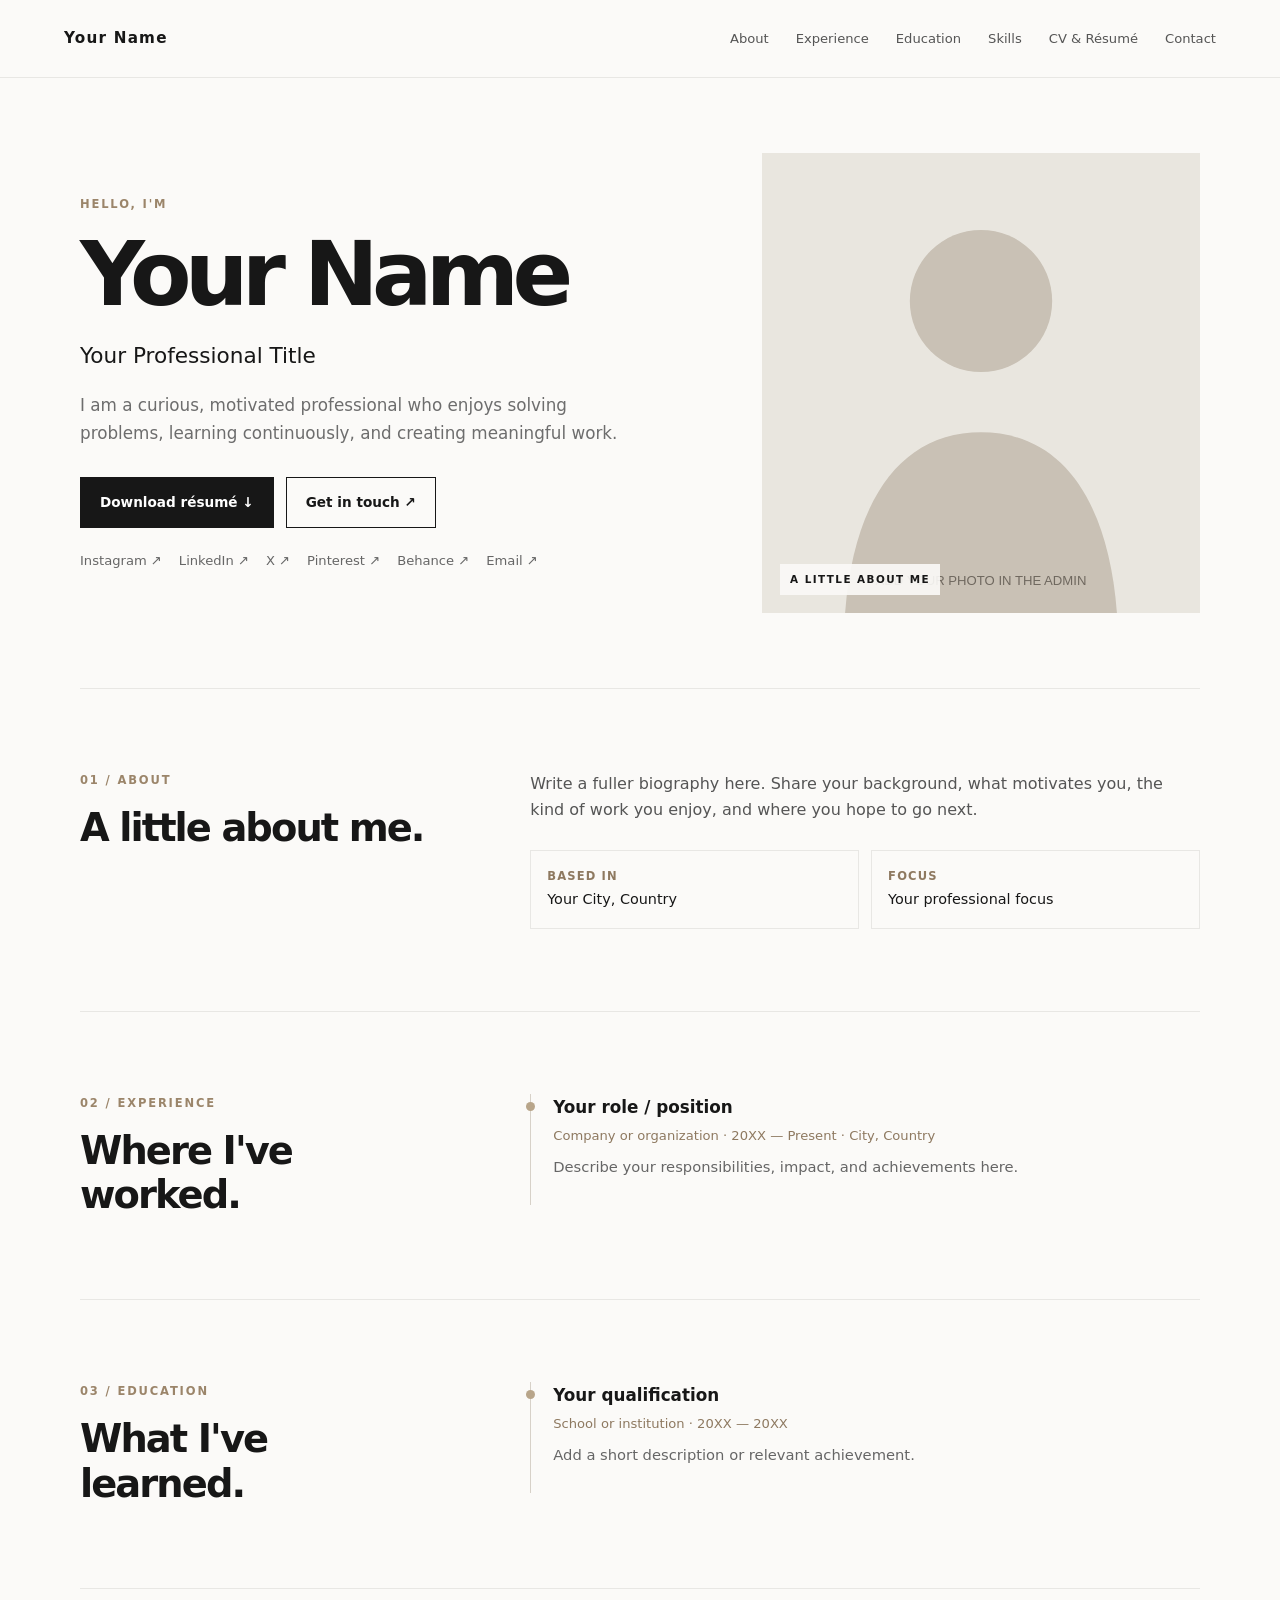
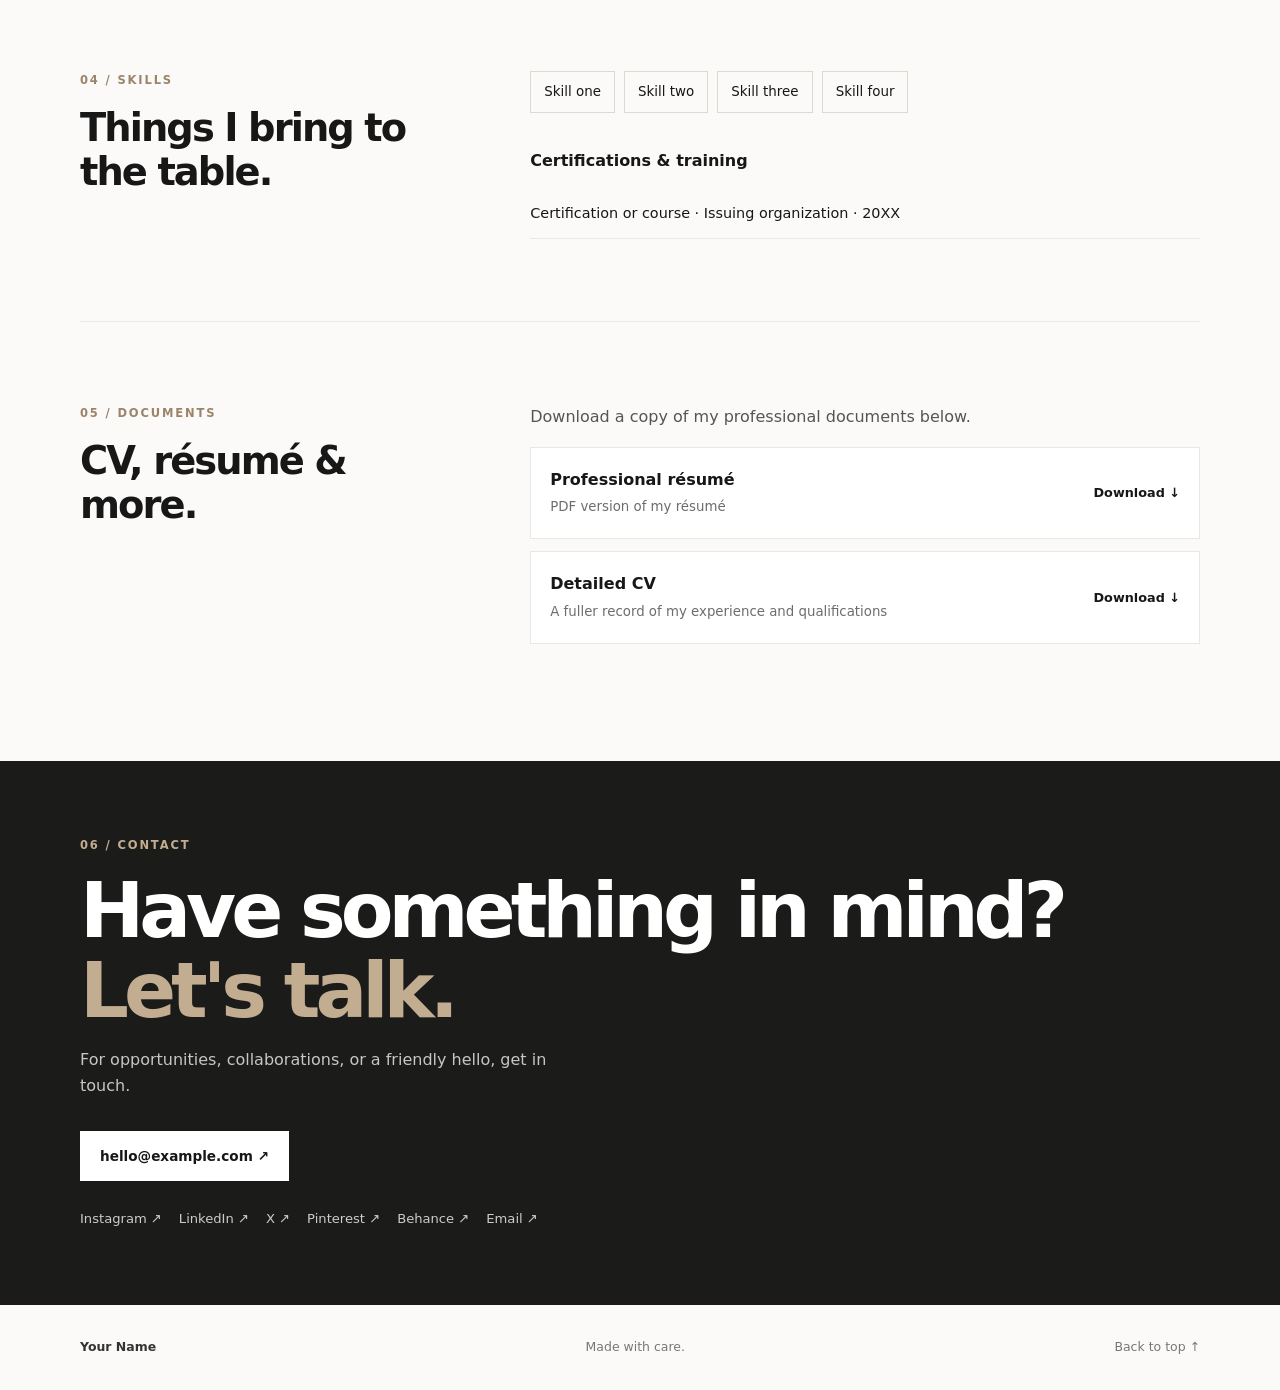
<file: index.html>
<!doctype html>
<html lang="en">
<head>
  <meta charset="utf-8">
  <meta name="viewport" content="width=device-width, initial-scale=1">
  <meta name="description" content="Personal website, CV, résumé, and social links.">
  <title>Your Name — Your Professional Title</title>
  <link rel="stylesheet" href="styles.css">
</head>
<body>
  <header class="site-header">
    <a class="wordmark" href="#home" id="nav-name">YOUR NAME<span>.</span></a>
    <button class="menu-toggle" id="menu-toggle" aria-label="Toggle navigation">☰</button>
    <nav id="nav-links" aria-label="Main navigation">
      <a href="#about">About</a><a href="#experience">Experience</a><a href="#education">Education</a>
      <a href="#skills">Skills</a><a href="#documents">CV & Résumé</a><a href="#contact">Contact</a>
    </nav>
  </header>

  <main>
    <section class="hero section-wrap" id="home">
      <div class="hero-copy">
        <p class="eyebrow" id="hero-eyebrow">HELLO, I'M</p>
        <h1 id="hero-name">Your Name<span>.</span></h1>
        <h2 id="hero-title">Your Professional Title</h2>
        <p class="lead" id="hero-bio">A short introduction about you goes here. Tell visitors what you do, what you care about, and the value you bring.</p>
        <div class="hero-actions">
          <a class="button button-dark" href="assets/resume.pdf" id="hero-resume" download>Download résumé ↓</a>
          <a class="button button-light" href="#contact">Get in touch ↗</a>
        </div>
        <div class="hero-socials" id="hero-socials"></div>
      </div>
      <div class="portrait-frame">
        <img id="profile-photo" src="assets/profile-placeholder.svg" alt="Profile portrait">
        <span class="portrait-caption" id="portrait-caption">A LITTLE ABOUT ME</span>
      </div>
    </section>

    <section class="section-wrap section-block" id="about">
      <div class="section-heading"><p class="eyebrow">01 / ABOUT</p><h2>A little about me.</h2></div>
      <div class="section-content"><p id="about-text">Use this space to tell your story, share your background, interests, values, and goals.</p><div class="facts-grid" id="facts-grid"></div></div>
    </section>

    <section class="section-wrap section-block" id="experience">
      <div class="section-heading"><p class="eyebrow">02 / EXPERIENCE</p><h2>Where I've worked.</h2></div>
      <div class="section-content timeline" id="experience-list"></div>
    </section>

    <section class="section-wrap section-block" id="education">
      <div class="section-heading"><p class="eyebrow">03 / EDUCATION</p><h2>What I've learned.</h2></div>
      <div class="section-content timeline" id="education-list"></div>
    </section>

    <section class="section-wrap section-block" id="skills">
      <div class="section-heading"><p class="eyebrow">04 / SKILLS</p><h2>Things I bring to the table.</h2></div>
      <div class="section-content"><div class="chips" id="skills-list"></div><div class="certifications"><h3>Certifications & training</h3><div id="certifications-list"></div></div></div>
    </section>

    <section class="section-wrap section-block" id="documents">
      <div class="section-heading"><p class="eyebrow">05 / DOCUMENTS</p><h2>CV, résumé & more.</h2></div>
      <div class="section-content"><p class="muted">Download a copy of my professional documents below.</p><div class="document-list" id="documents-list"></div></div>
    </section>

    <section class="contact-section" id="contact">
      <div class="section-wrap contact-inner">
        <p class="eyebrow">06 / CONTACT</p><h2>Have something in mind?<br><span>Let's talk.</span></h2>
        <p id="contact-copy">For opportunities, collaborations, or a friendly hello, get in touch.</p>
        <a class="button button-white" id="contact-email" href="mailto:hello@example.com">Send me an email ↗</a>
        <div class="contact-socials" id="contact-socials"></div>
      </div>
    </section>
  </main>

  <footer class="site-footer"><span id="footer-name">Your Name</span><span id="footer-note">Made with care.</span><a href="#home">Back to top ↑</a></footer>
  <script src="fallback.js"></script>
  <script src="app.js"></script>
</body>
</html>
</file>
<file: styles.css>
:root{--ink:#171717;--muted:#6d6d6d;--line:#e8e7e4;--paper:#fbfaf8;--accent:#b8a58a;--max:1120px}
*{box-sizing:border-box}html{scroll-behavior:smooth;scroll-padding-top:90px}body{margin:0;background:var(--paper);color:var(--ink);font-family:Inter,ui-sans-serif,system-ui,-apple-system,BlinkMacSystemFont,"Segoe UI",sans-serif;line-height:1.65}a{color:inherit;text-decoration:none}.site-header{height:78px;padding:0 max(5vw,24px);display:flex;align-items:center;justify-content:space-between;border-bottom:1px solid var(--line);background:rgba(251,250,248,.94);position:sticky;top:0;z-index:10;backdrop-filter:blur(12px)}.wordmark{font-size:.95rem;font-weight:850;letter-spacing:.08em}.wordmark span,h1 span{color:var(--accent)}nav{display:flex;gap:27px;font-size:.82rem;color:#555}nav a:hover,.site-footer a:hover{color:#9a8061}.menu-toggle{display:none;border:0;background:none;font-size:1.4rem}.section-wrap{width:min(var(--max),90%);margin-inline:auto}.hero{min-height:610px;display:grid;grid-template-columns:1.15fr .85fr;gap:8%;align-items:center;padding-block:75px}.eyebrow{font-size:.72rem;letter-spacing:.16em;font-weight:800;color:#9b856a;margin:0 0 16px}.hero h1{font-size:clamp(3.3rem,7vw,6.3rem);line-height:.99;letter-spacing:-.075em;margin:0 0 20px}.hero h2{font-size:1.35rem;font-weight:500;margin:0 0 18px}.lead{font-size:1.05rem;color:var(--muted);max-width:540px}.hero-actions{display:flex;gap:12px;flex-wrap:wrap;margin:30px 0 22px}.button{display:inline-flex;align-items:center;justify-content:center;padding:13px 19px;font-size:.85rem;font-weight:700;border:1px solid var(--ink);transition:transform .2s,background .2s}.button:hover{transform:translateY(-2px)}.button-dark{background:var(--ink);color:white}.button-light{background:transparent}.button-white{background:white;color:var(--ink);border-color:white}.hero-socials,.contact-socials{display:flex;gap:17px;flex-wrap:wrap;font-size:.82rem;color:#666}.hero-socials a:hover,.contact-socials a:hover{color:var(--accent)}.portrait-frame{position:relative;min-height:420px;background:#efede8;display:flex;align-items:center;justify-content:center;overflow:hidden}.portrait-frame img{width:100%;height:460px;object-fit:cover;display:block}.portrait-caption{position:absolute;bottom:18px;left:18px;background:rgba(251,250,248,.9);padding:7px 10px;font-size:.65rem;letter-spacing:.14em;font-weight:800}.section-block{display:grid;grid-template-columns:.7fr 1.3fr;gap:8%;padding-block:82px;border-top:1px solid var(--line)}.section-heading h2{font-size:clamp(1.8rem,3vw,2.7rem);line-height:1.15;letter-spacing:-.05em;margin:0;max-width:350px}.section-content>p{margin-top:0;color:#555}.facts-grid{display:grid;grid-template-columns:repeat(2,minmax(0,1fr));gap:12px;margin-top:26px}.fact{padding:16px;border:1px solid var(--line)}.fact strong{display:block;font-size:.72rem;color:#8e7960;text-transform:uppercase;letter-spacing:.1em}.fact span{font-size:.9rem}.timeline-item{padding:0 0 26px 22px;border-left:1px solid #d7d1c8;position:relative}.timeline-item:before{content:"";position:absolute;left:-5px;top:8px;width:9px;height:9px;border-radius:50%;background:var(--accent)}.timeline-item h3{margin:0;font-size:1.05rem}.timeline-meta{font-size:.82rem;color:#8e7960;margin:3px 0 8px}.timeline-item p{margin:0;color:#666;font-size:.92rem}.chips{display:flex;flex-wrap:wrap;gap:9px}.chip{padding:9px 13px;border:1px solid #ddd8d0;font-size:.84rem}.certifications{margin-top:35px}.certifications h3{font-size:1rem}.certification{padding:12px 0;border-bottom:1px solid var(--line);font-size:.9rem}.document-list{display:grid;gap:12px}.document-row{display:flex;align-items:center;justify-content:space-between;gap:20px;padding:19px;border:1px solid var(--line);background:#fff}.document-row strong{display:block}.document-row small{color:var(--muted)}.download-link{font-size:.8rem;font-weight:800;white-space:nowrap}.muted{color:var(--muted)}.contact-section{background:#1b1b1a;color:white;margin-top:35px}.contact-inner{padding-block:75px}.contact-inner .eyebrow{color:#c3ad91}.contact-inner h2{font-size:clamp(2.5rem,6vw,5rem);line-height:1.04;letter-spacing:-.065em;margin:0}.contact-inner h2 span{color:#c3ad91}.contact-inner>p:not(.eyebrow){color:#c6c6c2;max-width:520px}.contact-inner .button{margin:15px 0 27px}.contact-socials{color:#ccc}.site-footer{width:min(var(--max),90%);margin:auto;min-height:85px;display:flex;align-items:center;justify-content:space-between;gap:20px;font-size:.78rem;color:#777}.site-footer span:first-child{font-weight:800;color:#333}.empty-note{color:#888;font-size:.9rem}
@media(max-width:760px){.site-header{height:68px}.menu-toggle{display:block}nav{display:none;position:absolute;top:67px;left:0;right:0;padding:18px 5%;background:var(--paper);border-bottom:1px solid var(--line);flex-direction:column;gap:12px}nav.open{display:flex}.hero{grid-template-columns:1fr;padding-block:52px;gap:34px}.hero h1{font-size:clamp(3.2rem,14vw,5rem)}.portrait-frame{min-height:300px}.portrait-frame img{height:360px}.section-block{grid-template-columns:1fr;gap:28px;padding-block:55px}.facts-grid{grid-template-columns:1fr 1fr}.contact-inner{padding-block:55px}.site-footer{padding-block:20px;flex-wrap:wrap}.document-row{align-items:flex-start}.download-link{white-space:normal;text-align:right}}
</file>
